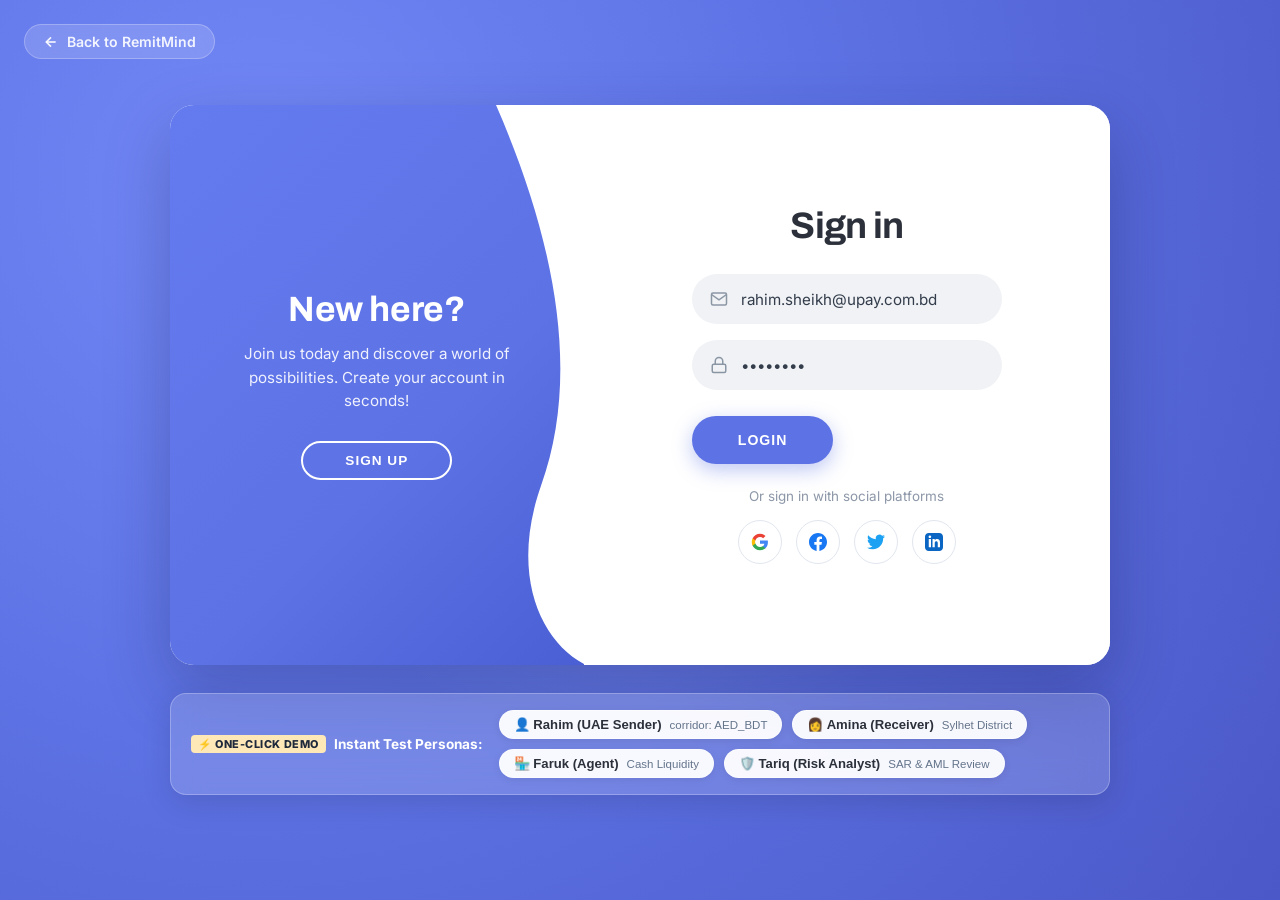
<file: frontend/login.html>
<!DOCTYPE html>
<html lang="en">
<head>
  <meta charset="UTF-8">
  <meta name="viewport" content="width=device-width, initial-scale=1.0">
  <title>Sign in | RemitMind by upay</title>
  <meta name="description" content="Secure login and registration portal for RemitMind by upay. One-click demo access for senders, receivers, agents, and analysts.">

  <!-- Google Fonts: Inter & Archivo -->
  <link rel="preconnect" href="https://fonts.googleapis.com">
  <link rel="preconnect" href="https://fonts.gstatic.com" crossorigin>
  <link href="https://fonts.googleapis.com/css2?family=Archivo:wght@400;500;600;700&family=Inter:wght@400;500;600;700&display=swap" rel="stylesheet">

  <style>
    * {
      box-sizing: border-box;
      margin: 0;
      padding: 0;
    }

    body {
      font-family: 'Inter', -apple-system, BlinkMacSystemFont, sans-serif;
      min-height: 100vh;
      display: flex;
      flex-direction: column;
      align-items: center;
      justify-content: center;
      background: radial-gradient(circle at 20% 20%, #7388f6 0%, #5d72e4 45%, #4b58c7 100%);
      padding: 24px;
      position: relative;
      overflow-x: hidden;
    }

    /* Ambient background glow */
    body::before {
      content: '';
      position: absolute;
      width: 700px;
      height: 700px;
      background: radial-gradient(circle, rgba(255, 255, 255, 0.12) 0%, transparent 65%);
      top: 50%;
      left: 50%;
      transform: translate(-50%, -50%);
      pointer-events: none;
    }

    /* Top Back Navigation */
    .top-nav {
      position: absolute;
      top: 24px;
      left: 24px;
      z-index: 100;
    }

    .back-btn {
      display: inline-flex;
      align-items: center;
      gap: 8px;
      color: rgba(255, 255, 255, 0.9);
      text-decoration: none;
      font-size: 0.88rem;
      font-weight: 600;
      background: rgba(255, 255, 255, 0.15);
      backdrop-filter: blur(10px);
      padding: 8px 18px;
      border-radius: 9999px;
      border: 1px solid rgba(255, 255, 255, 0.25);
      transition: all 0.2s ease;
    }

    .back-btn:hover {
      background: rgba(255, 255, 255, 0.28);
      color: #ffffff;
      transform: translateX(-2px);
    }

    /* Main Login Card */
    .auth-card-container {
      width: 940px;
      max-width: 100%;
      min-height: 560px;
      background: #ffffff;
      border-radius: 24px;
      box-shadow: 0 25px 65px rgba(22, 28, 77, 0.28);
      overflow: hidden;
      display: flex;
      position: relative;
      z-index: 10;
      transition: all 0.4s ease;
    }

    /* Left Promo Panel (Blue Wave) */
    .panel-side {
      width: 44%;
      background: #5d72e4;
      background: linear-gradient(135deg, #647bf0 0%, #5d72e4 60%, #4a5fd4 100%);
      color: #ffffff;
      display: flex;
      flex-direction: column;
      align-items: center;
      justify-content: center;
      padding: 48px 36px;
      text-align: center;
      position: relative;
      z-index: 2;
      overflow: hidden;
    }

    /* Elegant curved wave overlay matching image */
    .panel-side-wave {
      position: absolute;
      top: 0;
      right: -2px;
      bottom: 0;
      width: 90px;
      height: 100%;
      pointer-events: none;
    }

    .panel-side-content {
      position: relative;
      z-index: 3;
      max-width: 300px;
      display: flex;
      flex-direction: column;
      align-items: center;
    }

    .panel-side-title {
      font-family: 'Archivo', sans-serif;
      font-size: 2.2rem;
      font-weight: 700;
      margin-bottom: 14px;
      letter-spacing: -0.01em;
    }

    .panel-side-desc {
      font-size: 0.95rem;
      line-height: 1.55;
      color: rgba(255, 255, 255, 0.9);
      margin-bottom: 28px;
    }

    .panel-side-btn {
      background: transparent;
      border: 2px solid #ffffff;
      color: #ffffff;
      border-radius: 9999px;
      padding: 10px 42px;
      font-size: 0.85rem;
      font-weight: 700;
      letter-spacing: 1px;
      text-transform: uppercase;
      cursor: pointer;
      transition: all 0.25s ease;
      outline: none;
    }

    .panel-side-btn:hover {
      background: #ffffff;
      color: #5d72e4;
      transform: scale(1.04);
      box-shadow: 0 4px 15px rgba(0, 0, 0, 0.15);
    }

    /* Right Form Panel */
    .panel-form {
      width: 56%;
      background: #ffffff;
      display: flex;
      flex-direction: column;
      align-items: center;
      justify-content: center;
      padding: 48px 48px;
      position: relative;
      z-index: 1;
    }

    .form-wrapper {
      width: 100%;
      max-width: 360px;
      display: flex;
      flex-direction: column;
      align-items: center;
    }

    .form-title {
      font-family: 'Archivo', sans-serif;
      font-size: 2.3rem;
      font-weight: 700;
      color: #2b303a;
      margin-bottom: 28px;
      letter-spacing: -0.02em;
    }

    /* Pill-shaped Input Fields */
    .input-pill-group {
      width: 100%;
      margin-bottom: 16px;
      position: relative;
    }

    .input-pill {
      width: 100%;
      height: 50px;
      background: #f0f2f5;
      border-radius: 9999px;
      border: 1px solid transparent;
      padding: 0 20px 0 48px;
      font-size: 0.95rem;
      color: #333d4b;
      font-family: inherit;
      outline: none;
      transition: all 0.2s ease;
    }

    .input-pill:focus {
      background: #ffffff;
      border-color: #5d72e4;
      box-shadow: 0 0 0 4px rgba(93, 114, 228, 0.15);
    }

    .input-pill::placeholder {
      color: #9aa5b5;
    }

    .input-icon {
      position: absolute;
      left: 18px;
      top: 50%;
      transform: translateY(-50%);
      width: 18px;
      height: 18px;
      color: #8b96a5;
      pointer-events: none;
    }

    /* Primary Action Button */
    .btn-action {
      background: #5d72e4;
      color: #ffffff;
      border: none;
      height: 48px;
      padding: 0 46px;
      border-radius: 9999px;
      font-size: 0.88rem;
      font-weight: 700;
      letter-spacing: 1px;
      text-transform: uppercase;
      cursor: pointer;
      margin-top: 10px;
      margin-bottom: 24px;
      box-shadow: 0 6px 20px rgba(93, 114, 228, 0.4);
      transition: all 0.25s ease;
      outline: none;
    }

    .btn-action:hover {
      background: #4c61d8;
      transform: translateY(-2px);
      box-shadow: 0 8px 25px rgba(93, 114, 228, 0.5);
    }

    .btn-action:active {
      transform: translateY(0);
    }

    /* Social Platforms Divider */
    .social-divider {
      color: #8c97a8;
      font-size: 0.84rem;
      margin-bottom: 16px;
      text-align: center;
    }

    /* Social Icon Buttons */
    .social-buttons {
      display: flex;
      align-items: center;
      gap: 14px;
    }

    .social-btn {
      width: 44px;
      height: 44px;
      border-radius: 50%;
      border: 1px solid #e1e6ee;
      background: #ffffff;
      display: inline-flex;
      align-items: center;
      justify-content: center;
      color: #4b5563;
      cursor: pointer;
      transition: all 0.2s ease;
      text-decoration: none;
    }

    .social-btn:hover {
      border-color: #5d72e4;
      color: #5d72e4;
      transform: translateY(-2px);
      box-shadow: 0 4px 12px rgba(93, 114, 228, 0.18);
    }

    .social-btn svg {
      width: 18px;
      height: 18px;
    }

    /* Quick Demo Login Bar ("add demo") */
    .demo-bar-container {
      margin-top: 28px;
      width: 940px;
      max-width: 100%;
      background: rgba(255, 255, 255, 0.16);
      backdrop-filter: blur(16px);
      -webkit-backdrop-filter: blur(16px);
      border: 1px solid rgba(255, 255, 255, 0.25);
      border-radius: 16px;
      padding: 16px 20px;
      display: flex;
      align-items: center;
      justify-content: space-between;
      gap: 16px;
      box-shadow: 0 8px 30px rgba(0, 0, 0, 0.12);
      position: relative;
      z-index: 10;
    }

    .demo-bar-label {
      color: #ffffff;
      font-size: 0.85rem;
      font-weight: 700;
      display: flex;
      align-items: center;
      gap: 8px;
      white-space: nowrap;
    }

    .demo-badge-flash {
      background: #ffe8b8;
      color: #1e293b;
      font-size: 0.68rem;
      font-weight: 800;
      padding: 2px 7px;
      border-radius: 4px;
      text-transform: uppercase;
      letter-spacing: 0.05em;
    }

    .demo-personas-grid {
      display: flex;
      align-items: center;
      gap: 10px;
      flex-wrap: wrap;
    }

    .demo-persona-card {
      background: rgba(255, 255, 255, 0.95);
      border: 1px solid rgba(255, 255, 255, 0.6);
      padding: 6px 14px;
      border-radius: 9999px;
      color: #2b303a;
      cursor: pointer;
      font-size: 0.82rem;
      font-weight: 600;
      display: inline-flex;
      align-items: center;
      gap: 8px;
      transition: all 0.2s ease;
      box-shadow: 0 2px 8px rgba(0, 0, 0, 0.08);
      text-decoration: none;
    }

    .demo-persona-card:hover {
      background: #ffffff;
      color: #5d72e4;
      transform: translateY(-2px);
      box-shadow: 0 4px 15px rgba(0, 0, 0, 0.15);
      border-color: #5d72e4;
    }

    .demo-persona-role {
      font-size: 0.72rem;
      color: #64748b;
      font-weight: 500;
    }

    /* Responsive Breakpoint */
    @media (max-width: 820px) {
      .auth-card-container {
        flex-direction: column;
        width: 100%;
        max-width: 440px;
        min-height: auto;
      }

      .panel-side {
        width: 100%;
        padding: 36px 24px;
      }

      .panel-side-wave {
        display: none;
      }

      .panel-form {
        width: 100%;
        padding: 36px 24px;
      }

      .demo-bar-container {
        flex-direction: column;
        align-items: flex-start;
      }
    }

    /* Toast Notification */
    .toast-msg {
      position: fixed;
      bottom: 24px;
      background: #1e293b;
      color: #ffffff;
      padding: 12px 24px;
      border-radius: 9999px;
      font-size: 0.88rem;
      font-weight: 600;
      box-shadow: 0 10px 30px rgba(0, 0, 0, 0.35);
      z-index: 1000;
      display: none;
      align-items: center;
      gap: 8px;
      animation: fadeIn 0.3s ease;
    }

    @keyframes fadeIn {
      from { opacity: 0; transform: translateY(10px); }
      to { opacity: 1; transform: translateY(0); }
    }
  </style>
</head>
<body>

  <!-- Top Left Back to Home -->
  <div class="top-nav">
    <a href="index.html" class="back-btn">
      <svg width="16" height="16" viewBox="0 0 24 24" fill="none" stroke="currentColor" stroke-width="2.5"><line x1="19" y1="12" x2="5" y2="12"></line><polyline points="12 19 5 12 12 5"></polyline></svg>
      <span>Back to RemitMind</span>
    </a>
  </div>

  <!-- Main Split Auth Card -->
  <div class="auth-card-container" id="auth-container">
    
    <!-- Left Section: "New here?" (with organic wave shape divider) -->
    <div class="panel-side" id="panel-left">
      <!-- Organic SVG Wave Divider connecting to white right panel -->
      <svg class="panel-side-wave" viewBox="0 0 100 500" preserveAspectRatio="none">
        <path d="M0,0 C65,120 95,240 50,340 C15,420 50,480 100,500 L100,0 Z" fill="#ffffff"></path>
      </svg>

      <div class="panel-side-content">
        <h2 class="panel-side-title" id="side-title">New here?</h2>
        <p class="panel-side-desc" id="side-desc">
          Join us today and discover a world of possibilities. Create your account in seconds!
        </p>
        <button class="panel-side-btn" id="btn-toggle-mode" onclick="toggleAuthMode()">SIGN UP</button>
      </div>
    </div>

    <!-- Right Section: "Sign in" Form -->
    <div class="panel-form" id="panel-right">
      <div class="form-wrapper">
        <h1 class="form-title" id="form-title">Sign in</h1>

        <form id="auth-form" onsubmit="handleAuthSubmit(event)">
          <!-- Name field (shown only in Sign up mode) -->
          <div class="input-pill-group" id="group-name" style="display: none;">
            <svg class="input-icon" viewBox="0 0 24 24" fill="none" stroke="currentColor" stroke-width="2"><path d="M20 21v-2a4 4 0 0 0-4-4H8a4 4 0 0 0-4 4v2"></path><circle cx="12" cy="7" r="4"></circle></svg>
            <input type="text" id="auth-name" class="input-pill" placeholder="Full Name">
          </div>

          <!-- Email Input -->
          <div class="input-pill-group">
            <svg class="input-icon" viewBox="0 0 24 24" fill="none" stroke="currentColor" stroke-width="2"><path d="M4 4h16c1.1 0 2 .9 2 2v12c0 1.1-.9 2-2 2H4c-1.1 0-2-.9-2-2V6c0-1.1.9-2 2-2z"></path><polyline points="22,6 12,13 2,6"></polyline></svg>
            <input type="email" id="auth-email" class="input-pill" placeholder="Email" required value="rahim.sheikh@upay.com.bd">
          </div>

          <!-- Password Input -->
          <div class="input-pill-group">
            <svg class="input-icon" viewBox="0 0 24 24" fill="none" stroke="currentColor" stroke-width="2"><rect x="3" y="11" width="18" height="11" rx="2" ry="2"></rect><path d="M7 11V7a5 5 0 0 1 10 0v4"></path></svg>
            <input type="password" id="auth-password" class="input-pill" placeholder="Password" required value="••••••••">
          </div>

          <!-- Action Button -->
          <button type="submit" class="btn-action" id="btn-submit">LOGIN</button>
        </form>

        <!-- Social Platforms -->
        <p class="social-divider" id="social-label">Or sign in with social platforms</p>
        <div class="social-buttons">
          <!-- Google -->
          <button type="button" class="social-btn" onclick="socialLogin('Google')" title="Sign in with Google">
            <svg viewBox="0 0 24 24" fill="currentColor"><path d="M22.56 12.25c0-.78-.07-1.53-.2-2.25H12v4.26h5.92c-.26 1.37-1.04 2.53-2.21 3.31v2.77h3.57c2.08-1.92 3.28-4.74 3.28-8.09z" fill="#4285F4"/><path d="M12 23c2.97 0 5.46-.98 7.28-2.66l-3.57-2.77c-.98.66-2.23 1.06-3.71 1.06-2.86 0-5.29-1.93-6.16-4.53H2.18v2.84C3.99 20.53 7.7 23 12 23z" fill="#34A853"/><path d="M5.84 14.09c-.22-.66-.35-1.36-.35-2.09s.13-1.43.35-2.09V7.06H2.18C1.43 8.55 1 10.22 1 12s.43 3.45 1.18 4.94l2.85-2.22.81-.63z" fill="#FBBC05"/><path d="M12 5.38c1.62 0 3.06.56 4.21 1.64l3.15-3.15C17.45 2.09 14.97 1 12 1 7.7 1 3.99 3.47 2.18 7.06l3.66 2.84c.87-2.6 3.3-4.52 6.16-4.52z" fill="#EA4335"/></svg>
          </button>
          <!-- Facebook -->
          <button type="button" class="social-btn" onclick="socialLogin('Facebook')" title="Sign in with Facebook">
            <svg viewBox="0 0 24 24" fill="#1877F2"><path d="M24 12.073c0-6.627-5.373-12-12-12s-12 5.373-12 12c0 5.99 4.388 10.954 10.125 11.854v-8.385H7.078v-3.47h3.047V9.43c0-3.007 1.792-4.669 4.533-4.669 1.312 0 2.686.235 2.686.235v2.953H15.83c-1.491 0-1.956.925-1.956 1.874v2.25h3.328l-.532 3.47h-2.796v8.385C19.612 23.027 24 18.062 24 12.073z"/></svg>
          </button>
          <!-- Twitter / X -->
          <button type="button" class="social-btn" onclick="socialLogin('Twitter / X')" title="Sign in with Twitter / X">
            <svg viewBox="0 0 24 24" fill="#1DA1F2"><path d="M23.953 4.57a10 10 0 01-2.825.775 4.958 4.958 0 002.163-2.723c-.951.555-2.005.959-3.127 1.184a4.92 4.92 0 00-8.384 4.482C7.69 8.095 4.067 6.13 1.64 3.162a4.822 4.822 0 00-.666 2.475c0 1.71.87 3.213 2.188 4.096a4.904 4.904 0 01-2.228-.616v.06a4.923 4.923 0 003.946 4.827 4.996 4.996 0 01-2.212.085 4.936 4.936 0 004.604 3.417 9.867 9.867 0 01-6.102 2.105c-.39 0-.779-.023-1.17-.067a13.995 13.995 0 007.557 2.209c9.053 0 13.998-7.496 13.998-13.985 0-.21 0-.42-.015-.63A9.936 9.936 0 0024 4.59z"/></svg>
          </button>
          <!-- LinkedIn -->
          <button type="button" class="social-btn" onclick="socialLogin('LinkedIn')" title="Sign in with LinkedIn">
            <svg viewBox="0 0 24 24" fill="#0A66C2"><path d="M19 0h-14c-2.761 0-5 2.239-5 5v14c0 2.761 2.239 5 5 5h14c2.762 0 5-2.239 5-5v-14c0-2.761-2.238-5-5-5zm-11 19h-3v-11h3v11zm-1.5-12.268c-.966 0-1.75-.79-1.75-1.764s.784-1.764 1.75-1.764 1.75.79 1.75 1.764-.783 1.764-1.75 1.764zm13.5 12.268h-3v-5.604c0-3.368-4-3.113-4 0v5.604h-3v-11h3v1.765c1.396-2.586 7-2.777 7 2.476v6.759z"/></svg>
          </button>
        </div>
      </div>
    </div>
  </div>

  <!-- Quick Demo Login Bar ("add demo") -->
  <div class="demo-bar-container">
    <div class="demo-bar-label">
      <span class="demo-badge-flash">⚡ One-Click Demo</span>
      <span>Instant Test Personas:</span>
    </div>

    <div class="demo-personas-grid">
      <!-- Rahim (Sender) -->
      <button type="button" class="demo-persona-card" onclick="loginAsDemo('sender', 'Rahim Sheikh', 'rahim@upay.com.bd')">
        <span>👤 Rahim (UAE Sender)</span>
        <span class="demo-persona-role">corridor: AED_BDT</span>
      </button>

      <!-- Amina (Receiver) -->
      <button type="button" class="demo-persona-card" onclick="loginAsDemo('receiver', 'Amina Begum', 'amina@upay.com.bd')">
        <span>👩 Amina (Receiver)</span>
        <span class="demo-persona-role">Sylhet District</span>
      </button>

      <!-- Faruk (Agent) -->
      <button type="button" class="demo-persona-card" onclick="loginAsDemo('agent', 'Faruk Hossain', 'faruk.agent@upay.com.bd')">
        <span>🏪 Faruk (Agent)</span>
        <span class="demo-persona-role">Cash Liquidity</span>
      </button>

      <!-- Tariq (Analyst) -->
      <button type="button" class="demo-persona-card" onclick="loginAsDemo('analyst', 'Tariq Ahmed', 'tariq.risk@upay.com.bd')">
        <span>🛡️ Tariq (Risk Analyst)</span>
        <span class="demo-persona-role">SAR & AML Review</span>
      </button>
    </div>
  </div>

  <!-- Toast Notification -->
  <div class="toast-msg" id="toast">
    <span id="toast-text">Authentication successful!</span>
  </div>

  <script>
    let isSignUpMode = false;

    function toggleAuthMode() {
      isSignUpMode = !isSignUpMode;

      const sideTitle = document.getElementById('side-title');
      const sideDesc = document.getElementById('side-desc');
      const sideBtn = document.getElementById('btn-toggle-mode');
      const formTitle = document.getElementById('form-title');
      const btnSubmit = document.getElementById('btn-submit');
      const groupName = document.getElementById('group-name');
      const socialLabel = document.getElementById('social-label');

      if (isSignUpMode) {
        sideTitle.innerText = "One of us?";
        sideDesc.innerText = "To keep connected with your remittances, please sign in with your personal credentials.";
        sideBtn.innerText = "SIGN IN";

        formTitle.innerText = "Create Account";
        btnSubmit.innerText = "SIGN UP";
        groupName.style.display = "block";
        socialLabel.innerText = "Or sign up with social platforms";
      } else {
        sideTitle.innerText = "New here?";
        sideDesc.innerText = "Join us today and discover a world of possibilities. Create your account in seconds!";
        sideBtn.innerText = "SIGN UP";

        formTitle.innerText = "Sign in";
        btnSubmit.innerText = "LOGIN";
        groupName.style.display = "none";
        socialLabel.innerText = "Or sign in with social platforms";
      }
    }

    function handleAuthSubmit(e) {
      e.preventDefault();
      const email = document.getElementById('auth-email').value;
      const role = email.includes('risk') ? 'analyst' : (email.includes('agent') ? 'agent' : (email.includes('amina') ? 'receiver' : 'sender'));
      
      showToast(`Welcome! Signing in to RemitMind as ${email}...`);
      setTimeout(() => {
        window.location.href = `app.html?persona=${role}&email=${encodeURIComponent(email)}`;
      }, 1000);
    }

    function loginAsDemo(role, name, email) {
      document.getElementById('auth-email').value = email;
      document.getElementById('auth-password').value = '••••••••';
      
      showToast(`⚡ Demo Login Activated: Signed in as ${name} (${role.toUpperCase()})`);
      setTimeout(() => {
        window.location.href = `app.html?persona=${role}`;
      }, 800);
    }

    function socialLogin(provider) {
      showToast(`Connecting via ${provider} OAuth... Signing into RemitMind Demo`);
      setTimeout(() => {
        window.location.href = `app.html?persona=sender`;
      }, 900);
    }

    function showToast(text) {
      const toast = document.getElementById('toast');
      const toastText = document.getElementById('toast-text');
      toastText.innerText = text;
      toast.style.display = 'flex';
      setTimeout(() => {
        toast.style.display = 'none';
      }, 3500);
    }
  </script>
</body>
</html>
</file>
